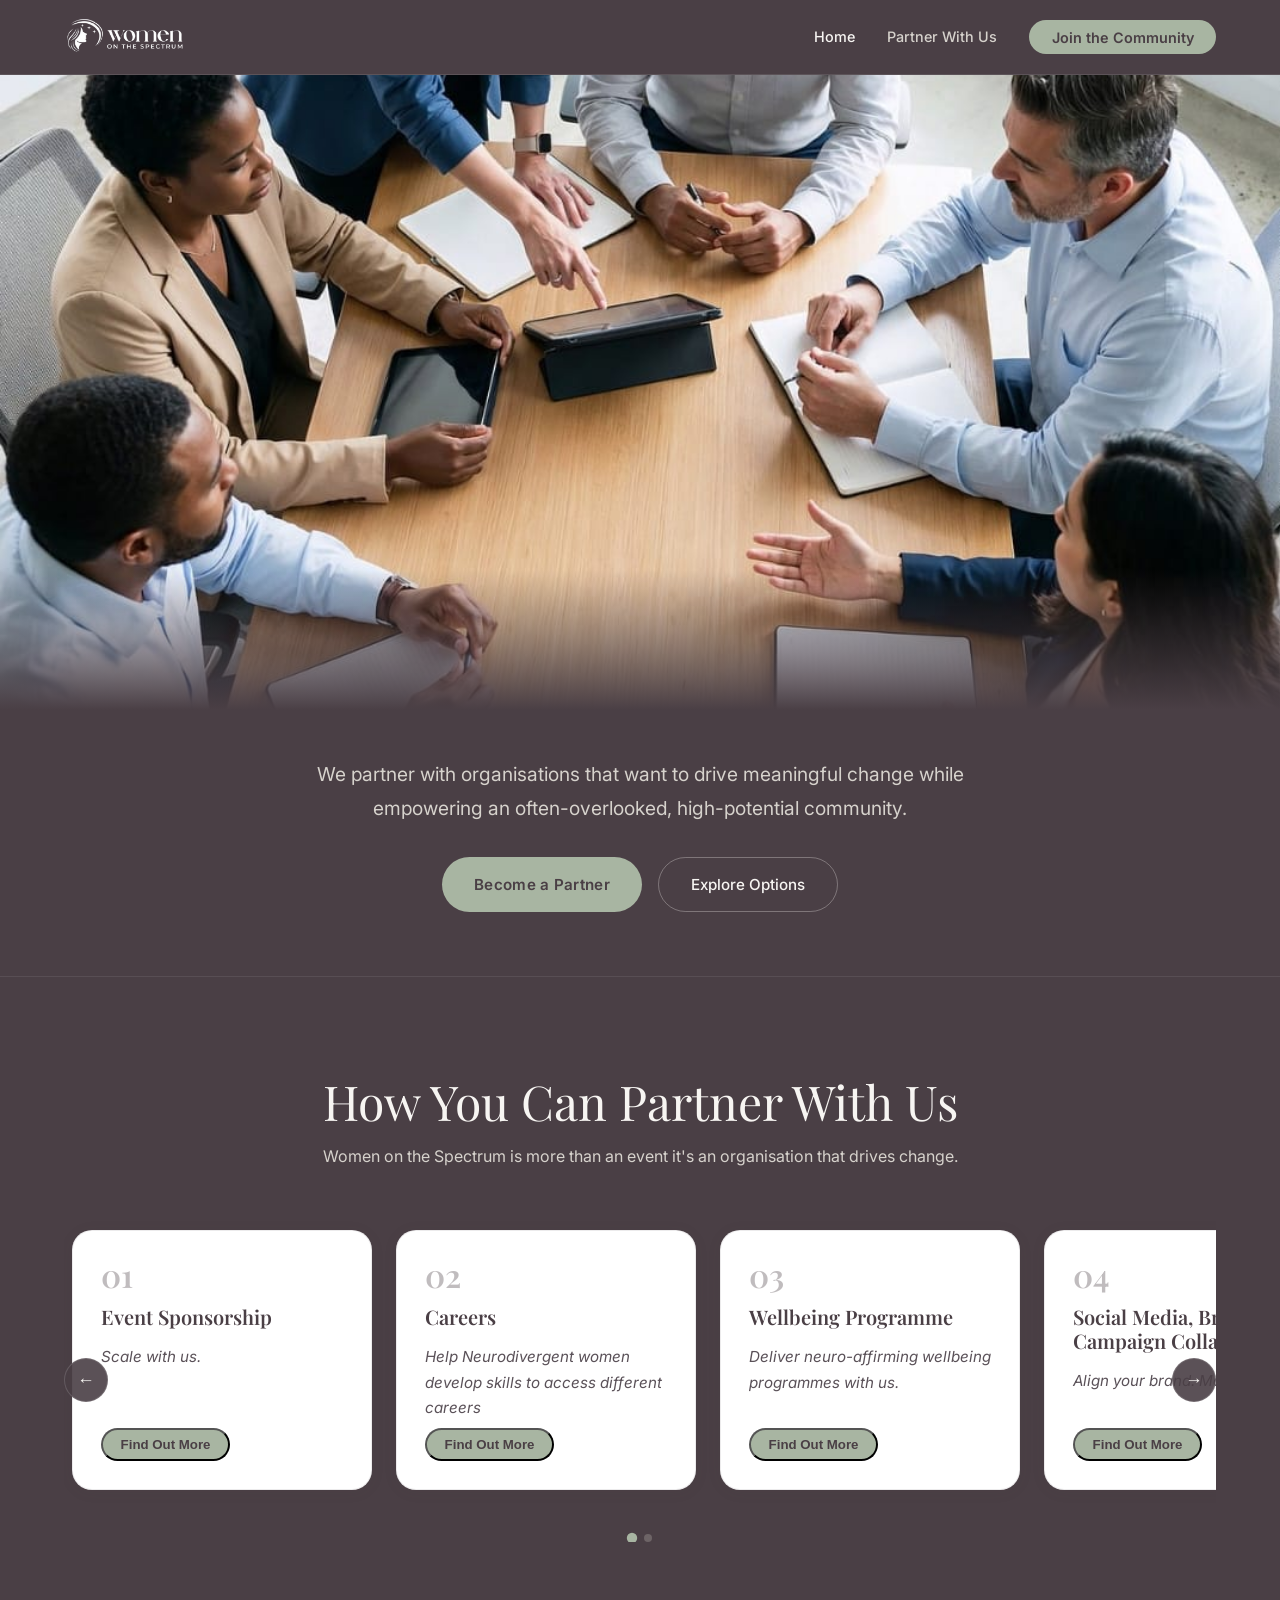
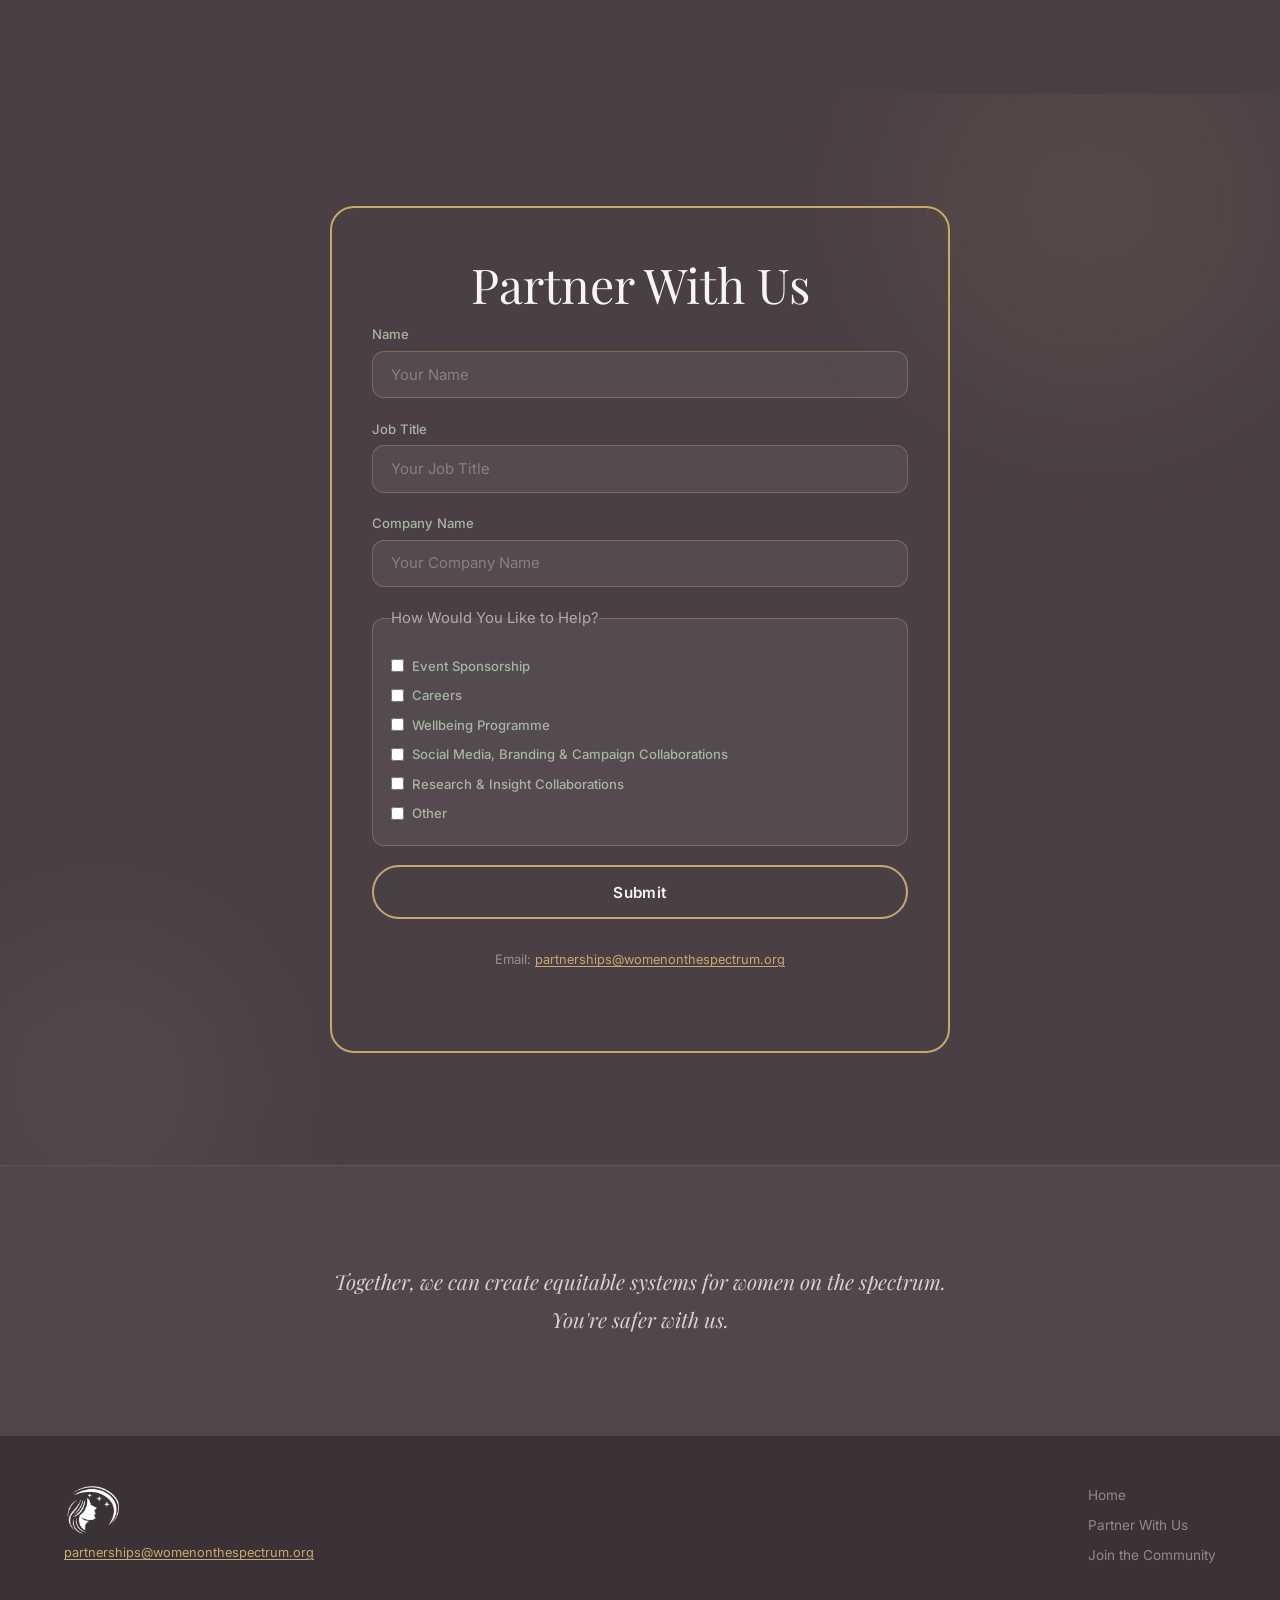
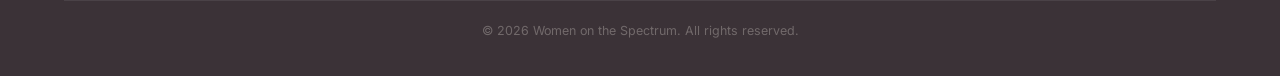
<file: partner.html>
<!DOCTYPE html>
<html lang="en">
<head>
  <meta charset="UTF-8" />
  <meta name="viewport" content="width=device-width, initial-scale=1.0" />
  <title>Partner With Us — Women on the Spectrum</title>
  <link rel="stylesheet" href="styles.css" />
  <link rel="preconnect" href="https://fonts.googleapis.com" />
  <link rel="preconnect" href="https://fonts.gstatic.com" crossorigin />
  <link href="https://fonts.googleapis.com/css2?family=Inter:wght@300;400;500;600;700&family=Playfair+Display:ital,wght@0,400;0,600;1,400&display=swap" rel="stylesheet" />
</head>
<body>

  <!-- NAVBAR -->
  <nav class="navbar" id="navbar">
    <div class="nav-inner">
      <a href="index.html" class="nav-logo"><img src="Logo/Logo_With_Text-removebg-preview%20(1).png" alt="Women on the Spectrum" class="nav-logo-img"></a>
      <ul class="nav-links">
        <li><a href="index.html">Home</a></li>
        <li><a href="partner.html" class="active">Partner With Us</a></li>
        <li><a href="index.html#signup" class="nav-cta">Join the Community</a></li>
      </ul>
      <button class="nav-hamburger" id="navHamburger" aria-label="Open menu">
        <span></span><span></span><span></span>
      </button>
    </div>
    <div class="nav-mobile" id="navMobile">
      <a href="index.html">Home</a>
      <a href="partner.html">Partner With Us</a>
      <a href="index.html#signup">Join the Community</a>
    </div>
  </nav>

  <!-- HERO — image slideshow -->
  <section class="partner-hero-gallery">
    <div class="phg-slide active" style="background-image:url('PartnerWithUs-New/WhatsApp Image 2026-06-22 at 18.05.50.jpeg')"></div>
    <div class="phg-slide" style="background-image:url('PartnerWithUs-New/WhatsApp%20Image%202026-06-13%20at%2014.08.34.jpeg')"></div>
    <div class="phg-slide" style="background-image:url('PartnerWithUs-New/WhatsApp%20Image%202026-06-13%20at%2014.09.12.jpeg')"></div>
    <div class="phg-slide" style="background-image:url('PartnerWithUs-New/WhatsApp%20Image%202026-06-13%20at%2014.08.34%20(1).jpeg')"></div>
    <div class="phg-slide" style="background-image:url('PartnerWithUs-New/WhatsApp%20Image%202026-06-13%20at%2014.08.34%20(2).jpeg')"></div>
    <div class="phg-fade-bottom"></div>
  </section>

  <!-- ═══════════════════════════════════════
       PARTNER INTRO
  ════════════════════════════════════════ -->
  <section class="partner-intro-section">
    <div class="partner-intro-inner reveal-up">
      <p class="partner-intro-text">We partner with organisations that want to drive meaningful change while empowering an often-overlooked, high-potential community.</p>
      <div class="partner-intro-btns">
        <a href="#partner-form" class="btn-primary">Become a Partner</a>
        <a href="#partner-options" class="btn-ghost">Explore Options</a>
      </div>
    </div>
  </section>

  <!-- ═══════════════════════════════════════
       HOW YOU CAN PARTNER WITH US
  ════════════════════════════════════════ -->
  <section class="partner-options-section" id="partner-options">
    <div class="section-header reveal-up">
      <h2>How You Can Partner With Us</h2>
      <p>Women on the Spectrum is more than an event  it's an organisation that drives change.</p>
    </div>

    <div class="style-group reveal-up">
      <div class="carousel-wrapper">
        <div class="carousel-track" id="partnerTrackA">

          <div class="info-card info-light partner-card">
            <span class="card-number">01</span>
            <h3>Event Sponsorship</h3>
            <p class="partner-tagline">Scale with us.</p>
            <button class="card-cta partner-modal-btn">Find Out More</button>
            <div class="partner-full-content" hidden>
              <p>We are expanding Women on the Spectrum across the UK and internationally, creating safe spaces for neurodivergent women to connect, learn, and access opportunities. Organisations with a regional or global presence can partner with us to deliver events in multiple locations, supporting both local communities and wider organisational impact goals.</p>
              <p>Your sponsorship directly increases access for women who would otherwise be excluded, while positioning your organisation as a leader in neurodiversity and gender inclusion.</p>
            </div>
          </div>

          <div class="info-card info-light partner-card">
            <span class="card-number">02</span>
            <h3>Careers</h3>
            <p class="partner-tagline">Help Neurodivergent women develop skills to access different careers</p>
            <button class="card-cta partner-modal-btn">Find Out More</button>
            <div class="partner-full-content" hidden>
              <p>Partner with us to connect directly with neurodivergent women seeking meaningful employment and career progression. We work with organisations to create neuro-friendly pathways into roles, internships, and long-term careers.</p>
              <p>This includes:</p>
              <p>— 6-week career programmes designed to upskill, develop and transform women on the spectrum, ensuring they are ready to pursue the career of their dreams<br>— Inclusive hiring strategy support<br>— Talent pipelines and recruitment access</p>
              <p>This is not just outreach, it's a strategic solution to hiring, retention, and workforce diversity.</p>
            </div>
          </div>

          <div class="info-card info-light partner-card">
            <span class="card-number">03</span>
            <h3>Wellbeing Programme</h3>
            <p class="partner-tagline">Deliver neuro-affirming wellbeing programmes with us.</p>
            <button class="card-cta partner-modal-btn">Find Out More</button>
            <div class="partner-full-content" hidden>
              <p>We collaborate with organisations to deliver neuro-affirming wellbeing programmes, workshops, and resources that support the Women on the Spectrum community.</p>
              <p>From burnout and mental health to workplace accessibility and diagnosis pathways, these programmes are designed to create healthier, more inclusive environments.</p>
              <p>Ideal for organisations looking to strengthen:<br>— Employee health &amp; wellbeing<br>— Productivity, retention, engagement<br>— Neuroinclusion strategies</p>
            </div>
          </div>

          <div class="info-card info-light partner-card">
            <span class="card-number">04</span>
            <h3>Social Media, Branding &amp; Campaign Collaborations</h3>
            <p class="partner-tagline">Align your brand. Make an impact</p>
            <button class="card-cta partner-modal-btn">Find Out More</button>
            <div class="partner-full-content" hidden>
              <p>Partner with us on campaigns, content, and storytelling that centre neurodivergent women's experiences. From awareness campaigns to co-branded initiatives, we create authentic, meaningful visibility which will further support the Women on the Spectrum community.</p>
            </div>
          </div>

          <div class="info-card info-light partner-card">
            <span class="card-number">05</span>
            <h3>Research &amp; Insight Collaborations</h3>
            <p class="partner-tagline">Shape the future with us.</p>
            <button class="card-cta partner-modal-btn">Find Out More</button>
            <div class="partner-full-content" hidden>
              <p>There is a critical lack of data and research focused on neurodivergent women. We partner with organisations, institutions, and funders to develop research, insights, and reports that inform better systems and solutions.</p>
              <p>Areas of focus include:<br>— Employment outcomes<br>— Healthcare access and diagnosis<br>— Education and life pathways</p>
              <p>This is an opportunity to contribute to evidence-based change while positioning your organisation at the forefront of innovation and thought leadership.</p>
            </div>
          </div>

        </div>
        <button class="carousel-btn prev" id="partnerPrevA" aria-label="Previous">&#8592;</button>
        <button class="carousel-btn next" id="partnerNextA" aria-label="Next">&#8594;</button>
        <div class="carousel-dots" id="partnerDotsA"></div>
      </div>
    </div>

  </section>

  <!-- ═══════════════════════════════════════
       PARTNER FORM (gold border — C8A96A)
  ════════════════════════════════════════ -->
  <section class="signup-section partner-form-wrap" id="partner-form">
    <div class="signup-bg">
      <div class="signup-orb s1"></div>
      <div class="signup-orb s2"></div>
    </div>
    <div class="partner-form-inner reveal-up">
      <h2>Partner With Us</h2>
      <form class="partner-form" action="https://formspree.io/f/YOUR_FORM_ID" method="POST">
        <div class="form-group">
          <label for="pname">Name</label>
          <input type="text" id="pname" name="name" placeholder="Your Name" required class="form-input" />
        </div>
        <div class="form-group">
          <label for="job">Job Title</label>
          <input type="text" id="job" name="job_title" placeholder="Your Job Title" required class="form-input" />
        </div>
        <div class="form-group">
          <label for="company">Company Name</label>
          <input type="text" id="company" name="company" placeholder="Your Company Name" required class="form-input" />
        </div>
        <div class="form-group">
          <fieldset class="interest-group" data-required-checkbox-group>
            <legend>How Would You Like to Help?</legend>
            <label class="interest-option">
              <input type="checkbox" name="partnership_type[]" value="Event Sponsorship" />
              <span>Event Sponsorship</span>
            </label>
            <label class="interest-option">
              <input type="checkbox" name="partnership_type[]" value="Careers" />
              <span>Careers</span>
            </label>
            <label class="interest-option">
              <input type="checkbox" name="partnership_type[]" value="Wellbeing Programme" />
              <span>Wellbeing Programme</span>
            </label>
            <label class="interest-option">
              <input type="checkbox" name="partnership_type[]" value="Social Media, Branding & Campaign Collaborations" />
              <span>Social Media, Branding &amp; Campaign Collaborations</span>
            </label>
            <label class="interest-option">
              <input type="checkbox" name="partnership_type[]" value="Research & Insight Collaborations" />
              <span>Research &amp; Insight Collaborations</span>
            </label>
            <label class="interest-option">
              <input type="checkbox" name="partnership_type[]" value="Other" class="interest-other-checkbox" />
              <span>Other</span>
            </label>
            <textarea name="partnership_type_other" class="form-input form-textarea interest-other-box" placeholder="Tell us more…" aria-label="Tell us more about how you'd like to help" hidden></textarea>
          </fieldset>
        </div>
        <button type="submit" class="btn-signup-gold" style="width:100%;">Submit</button>
      </form>
      <p style="margin-top:1.5rem;font-size:.82rem;color:rgba(214,210,204,.55);">
        Email:
        <a href="mailto:partnerships@womenonthespectrum.org" class="footer-email">
          partnerships@womenonthespectrum.org
        </a>
      </p>
    </div>
  </section>

  <!-- CLOSING STATEMENT -->
  <section class="closing-section">
    <div class="closing-inner reveal-up">
      <blockquote class="closing-quote">
        Together, we can create equitable systems for women on the spectrum.<br>You're safer with us.
      </blockquote>
    </div>
  </section>

  <!-- FOOTER -->
  <footer class="footer">
    <div class="footer-inner">
      <div class="footer-brand">
        <img src="Logo/Logo-removebg-preview%20(1).png" alt="Women on the Spectrum" class="footer-logo-img">
        <a href="mailto:partnerships@womenonthespectrum.org" class="footer-email">
          partnerships@womenonthespectrum.org
        </a>
      </div>
      <div class="footer-links">
        <a href="index.html">Home</a>
        <a href="partner.html">Partner With Us</a>
        <a href="index.html#signup">Join the Community</a>
      </div>
    </div>
    <div class="footer-bottom">
      <p>&copy; 2026 Women on the Spectrum. All rights reserved.</p>
    </div>
  </footer>

  <!-- PARTNER CARD MODAL -->
  <div class="partner-modal-overlay" id="partnerModalOverlay">
    <div class="partner-modal-box">
      <button class="partner-modal-close" id="partnerModalClose" aria-label="Close">&times;</button>
      <h2 class="partner-modal-title" id="partnerModalTitle"></h2>
      <div class="partner-modal-body" id="partnerModalBody"></div>
      <button class="btn-signup-gold partner-modal-cta" id="partnerModalCta">Get Started</button>
    </div>
  </div>

  <script src="script.js"></script>
</body>
</html>
</file>
<file: styles.css>
/* ============================================================
   WOMEN ON THE SPECTRUM — STYLES
   ============================================================ */
:root {
  --bg:           #4A3F45;
  --heading:      #F7F5F2;
  --body:         #D6D2CC;
  --accent:       #A8B5A2;
  --gold:         #C8A96A;
  --white:        #FFFFFF;
  --radius:       1.25rem;
  --radius-sm:    .75rem;
  --transition:   0.3s ease;
}

*,*::before,*::after { box-sizing: border-box; margin: 0; padding: 0; }
html { scroll-behavior: smooth; }
body {
  background: #4A3F45;
  color: #D6D2CC;
  font-family: 'Inter', sans-serif;
  font-size: 1rem;
  line-height: 1.7;
  overflow-x: hidden;
}

/* ── TYPOGRAPHY ──────────────────────────── */
h1,h2,h3,h4 { font-family: 'Playfair Display', serif; color: #F7F5F2; line-height: 1.2; }
h1 { font-size: clamp(1.8rem, 4vw, 3.5rem); font-weight: 600; }
h2 { font-size: clamp(1.8rem, 4vw, 3rem); font-weight: 400; margin-bottom: .75rem; }
h3 { font-size: 1.25rem; font-weight: 600; margin-bottom: .5rem; }
p  { color: #D6D2CC; margin-bottom: 1rem; }
em { color: #A8B5A2; font-style: normal; }
a  { color: inherit; text-decoration: none; }

/* ── BUTTONS ─────────────────────────────── */
.btn-primary {
  display: inline-flex; align-items: center;
  padding: .85rem 2rem;
  background: #A8B5A2; color: #4A3F45;
  border: none; border-radius: 100px;
  font-family: 'Inter', sans-serif; font-weight: 600; font-size: .95rem;
  cursor: pointer; transition: var(--transition); letter-spacing: .02em;
}
.btn-primary:hover { background: #F7F5F2; }

.btn-ghost {
  display: inline-flex; align-items: center;
  padding: .85rem 2rem;
  background: transparent; color: #F7F5F2;
  border: 1.5px solid rgba(247,245,242,.3); border-radius: 100px;
  font-family: 'Inter', sans-serif; font-weight: 500; font-size: .95rem;
  cursor: pointer; transition: var(--transition);
}
.btn-ghost:hover { border-color: #F7F5F2; background: rgba(247,245,242,.07); }

/* Gold button — signup & modal only */
.btn-signup-gold {
  display: inline-flex; align-items: center; justify-content: center;
  padding: .95rem 2.2rem;
  background: #4A3F45; color: #F7F5F2;
  border: 2px solid #C8A96A; border-radius: 100px;
  font-family: 'Inter', sans-serif; font-weight: 600; font-size: .95rem;
  cursor: pointer; letter-spacing: .03em; transition: var(--transition);
}
.btn-signup-gold:hover { background: #C8A96A; color: #4A3F45; }

/* ── SECTION COMMON ──────────────────────── */
section { padding: 6rem 5vw; }
.section-header { text-align: center; max-width: 640px; margin: 0 auto 3rem; }

/* ── STYLE GROUP (wraps each A/B/C variant) ─ */
.style-group { margin-bottom: 3.5rem; }
.style-group-label {
  display: inline-block;
  padding: .3rem 1.1rem;
  background: rgba(168,181,162,.15);
  border: 1px solid rgba(168,181,162,.25);
  border-radius: 100px;
  color: #A8B5A2;
  font-size: .78rem; font-weight: 600; letter-spacing: .08em; text-transform: uppercase;
  margin-bottom: 1.25rem;
}

/* ── NAVBAR ──────────────────────────────── */
.navbar {
  position: fixed; top: 0; left: 0; right: 0; z-index: 1000;
  background: #4A3F45;
  border-bottom: 1px solid rgba(255,255,255,.1);
  transition: var(--transition);
}
.navbar.scrolled { background: #3d3339; }
.nav-inner {
  display: flex; align-items: center; justify-content: space-between;
  padding: 1rem 5vw; max-width: 1400px; margin: 0 auto;
}
.nav-logo {
  font-family: 'Playfair Display', serif;
  font-size: 1.15rem; font-weight: 600; color: #F7F5F2;
  display: flex; align-items: center;
}
.nav-logo-img {
  height: 42px;
  width: auto;
  display: block;
}
.nav-links { display: flex; align-items: center; gap: 2rem; list-style: none; }
.nav-links a { color: #F7F5F2; font-size: .9rem; font-weight: 500; transition: color .2s; }
.nav-links a:hover, .nav-links a.active { color: #D6D2CC; }
.nav-cta {
  padding: .55rem 1.4rem;
  background: #A8B5A2 !important; color: #4A3F45 !important;
  border-radius: 100px; font-weight: 600 !important;
  transition: var(--transition) !important;
}
.nav-cta:hover { background: #F7F5F2 !important; }

.nav-hamburger { display: none; flex-direction: column; gap: 5px; background: none; border: none; cursor: pointer; padding: .4rem; }
.nav-hamburger span { display: block; width: 22px; height: 2px; background: #F7F5F2; border-radius: 2px; transition: .3s; }
.nav-mobile { display: none; flex-direction: column; padding: 0 5vw 1rem; gap: .5rem; background: #4A3F45; }
.nav-mobile a { color: #F7F5F2; padding: .6rem 0; border-bottom: 1px solid rgba(255,255,255,.1); font-size: .95rem; }
.nav-mobile.open { display: flex; }

/* ── HERO ────────────────────────────────── */
.hero {
  position: relative;
  width: 100%;
  min-height: 100vh;
  overflow: hidden;
  background: #4A3F45;
}
.hero-slide {
  position: absolute; inset: 0;
  background-size: cover;
  background-position: center;
  background-repeat: no-repeat;
  opacity: 0;
  transition: opacity 1.6s ease;
  z-index: 0;
}
.hero-slide.active { opacity: 1; }
.hero-overlay {
  position: absolute;
  top: 0; left: 0; right: 0; bottom: 0;
  background: rgba(74,63,69,.52);
  z-index: 1;
}
.hero-content {
  position: relative;
  z-index: 2;
  min-height: 100vh;
  width: 100%;
  display: flex;
  flex-direction: column;
  align-items: center;
  justify-content: flex-end;
  text-align: center;
  padding: 120px 5vw 7rem;
  gap: 2rem;
}
.hero-title {
  color: #F7F5F2;
  font-size: clamp(2rem, 5vw, 4.5rem);
  text-shadow: 0 2px 28px rgba(0,0,0,.65);
  max-width: 820px;
  width: 100%;
}
.hero-sub {
  color: rgba(247,245,242,.88);
  font-size: clamp(1rem, 2vw, 1.25rem);
  font-family: 'Inter', sans-serif;
  font-weight: 400;
  letter-spacing: .01em;
  text-shadow: 0 1px 10px rgba(0,0,0,.5);
  margin: 0;
}
.hero-slogan {
  color: #A8B5A2;
  font-size: clamp(.95rem, 1.8vw, 1.15rem);
  font-family: 'Playfair Display', serif;
  font-style: italic;
  letter-spacing: .03em;
  text-shadow: 0 1px 10px rgba(0,0,0,.5);
  margin: 0;
}

/* ── PARTNER INTRO ───────────────────────── */
.partner-intro-section {
  background: #4A3F45;
  padding: 3rem 5vw 4rem;
  border-bottom: 1px solid rgba(255,255,255,.08);
}
.partner-intro-inner {
  max-width: 680px;
  margin: 0 auto;
  text-align: center;
  display: flex;
  flex-direction: column;
  align-items: center;
  gap: 2rem;
}
.partner-intro-text {
  font-size: clamp(1rem, 2vw, 1.2rem);
  color: #D6D2CC;
  line-height: 1.75;
  margin: 0;
}
.partner-intro-btns {
  display: flex;
  gap: 1rem;
  flex-wrap: wrap;
  justify-content: center;
}

/* ── SCROLL REVEALS ──────────────────────── */
.reveal-up   { opacity: 0; transform: translateY(36px); transition: opacity .6s ease, transform .6s ease; }
.reveal-up.visible   { opacity: 1; transform: translateY(0); }
.quote-line {
  font-size: clamp(1.05rem, 2.5vw, 1.45rem);
  font-family: 'Playfair Display', serif; color: #D6D2CC;
  opacity: 0; transform: translateY(22px);
  transition: opacity .75s ease, transform .75s ease;
  text-align: center;
}
.quote-line.visible { opacity: 1; transform: translateY(0); }

/* ── CAROUSEL ────────────────────────────── */
.carousel-wrapper { position: relative; overflow: hidden; }
.carousel-track {
  display: flex; gap: 1.5rem; padding: .75rem .5rem 2rem;
  transition: transform .45s cubic-bezier(.4,0,.2,1);
  will-change: transform;
}
.carousel-btn {
  position: absolute; top: 50%; transform: translateY(-50%);
  width: 44px; height: 44px;
  background: rgba(74,63,69,.9);
  border: 1px solid rgba(255,255,255,.15);
  border-radius: 50%; color: #F7F5F2; font-size: 1.1rem;
  cursor: pointer; z-index: 10; transition: var(--transition);
  display: flex; align-items: center; justify-content: center;
}
.carousel-btn:hover { background: #A8B5A2; color: #4A3F45; }
.carousel-btn.prev { left: 0; }
.carousel-btn.next { right: 0; }
.carousel-dots { display: flex; justify-content: center; gap: .45rem; margin-top: .75rem; }
.carousel-dot {
  width: 8px; height: 8px; border-radius: 50%;
  background: rgba(214,210,204,.25); cursor: pointer; transition: background .25s, transform .25s;
  border: none;
}
.carousel-dot.active { background: #A8B5A2; transform: scale(1.3); }

/* ── INFO CARDS — Style A & B (no hover) ─── */
.info-card {
  min-width: 300px; max-width: 300px; flex-shrink: 0;
  border-radius: var(--radius); padding: 1.75rem;
  display: flex; flex-direction: column; gap: .4rem;
  position: relative;
}

/* Style A — #FFFFFF bg, #4A3F45 text */
.info-light {
  background-color: #FFFFFF;
  border: 1px solid rgba(74,63,69,.1);
  box-shadow: 0 2px 14px rgba(74,63,69,.08);
}
.info-light h3  { color: #4A3F45; }
.info-light p   { color: #5a5158; }
.info-light .info-num { color: #9e929a; }

/* Style B — #A8B5A2 bg, #F7F5F2 text */
.info-green {
  background-color: #A8B5A2;
  border: 1px solid rgba(255,255,255,.15);
}
.info-green h3  { color: #F7F5F2; }
.info-green p   { color: rgba(247,245,242,.88); }
.info-green .info-num { color: rgba(247,245,242,.45); }

.info-num { font-size: 2rem; font-family: 'Playfair Display', serif; font-weight: 600; line-height: 1; }

/* card CTA buttons */
.card-cta {
  display: inline-block; padding: .45rem 1.1rem;
  background: #A8B5A2; color: #4A3F45;
  border-radius: 100px; font-size: .83rem; font-weight: 600; transition: var(--transition);
  margin-top: auto;
}
.card-cta:hover { background: #4A3F45; color: #F7F5F2; }
.card-cta-on-green { background: #4A3F45; color: #F7F5F2; }
.card-cta-on-green:hover { background: #F7F5F2; color: #4A3F45; }

/* ── STYLE C — Image Cards (ic-card) ─────── */
.ic-card {
  position: relative;
  min-width: 300px; max-width: 300px; flex-shrink: 0;
  height: 380px;
  border-radius: var(--radius);
  overflow: hidden;
  cursor: pointer;
  background-color: var(--ph, #4A3F45);
}

/* Image in normal flow — card height + overflow:hidden do the clipping */
.ic-img {
  width: 100%;
  height: 100%;
  object-fit: cover;
  object-position: center;
  display: block;
  transition: transform .5s cubic-bezier(.4,0,.2,1);
}

/* Ken Burns on hover */
@media (hover: hover) {
  .ic-card:hover .ic-img { transform: scale(1.06); }
}

/* Gradient so title stays legible at rest */
.ic-card::after {
  content: '';
  position: absolute; inset: 0;
  background: linear-gradient(
    to top,
    rgba(0,0,0,.68) 0%,
    rgba(0,0,0,.12) 50%,
    transparent 70%
  );
  z-index: 1;
  pointer-events: none;
}

/* Title — pinned to bottom, always visible */
.ic-title-bar {
  position: absolute; bottom: 0; left: 0; right: 0;
  padding: 1.4rem 1.5rem;
  z-index: 3;
  transition: opacity .3s ease, transform .4s cubic-bezier(.4,0,.2,1);
}
.ic-title-bar h3 {
  color: #F7F5F2;
  font-size: 1.15rem;
  margin: 0;
  text-shadow: 0 2px 10px rgba(0,0,0,.7);
}

/* Full-card overlay — slides up from bottom on hover/tap */
.ic-hover {
  position: absolute; inset: 0;
  background: #F0EBE3;
  display: flex; flex-direction: column; justify-content: center;
  padding: 2rem 1.75rem;
  gap: .9rem;
  transform: translateY(100%);
  transition: transform .42s cubic-bezier(.4,0,.2,1);
  z-index: 4;
}
.ic-hover h3 {
  color: #4A3F45;
  font-size: 1.2rem;
  margin: 0;
}
.ic-hover p {
  color: #5a5158;
  font-size: .87rem;
  line-height: 1.65;
  margin: 0;
}
.ic-hover .card-cta {
  align-self: flex-start;
  background: #4A3F45;
  color: #F7F5F2;
}
.ic-hover .card-cta:hover {
  background: #A8B5A2;
  color: #4A3F45;
}

/* Placeholder cards (no image yet) */
.ic-placeholder { background-color: var(--ph, #4d6b68); }

/* Desktop hover */
@media (hover: hover) {
  .ic-card:hover .ic-hover    { transform: translateY(0); }
  .ic-card:hover .ic-title-bar { opacity: 0; transform: translateY(8px); }
}

/* Mobile tap-to-expand */
@media (hover: none) {
  .ic-card.expanded .ic-hover    { transform: translateY(0); }
  .ic-card.expanded .ic-title-bar { opacity: 0; }
}

/* How We Help — info card always visible, no hover animation */
.how-section .ic-hover {
  transform: translateY(0);
  transition: none;
}
.how-section .ic-title-bar { display: none; }
.how-section .ic-img { transition: none; }
.how-section .ic-card:hover .ic-img { transform: none; }

/* ── SECTIONS ────────────────────────────── */
.services-section { padding-bottom: 2rem; }
.quotes-section {
  background: #4A3F45;
  border-top: 1px solid rgba(255,255,255,.08);
  border-bottom: 1px solid rgba(255,255,255,.08);
  padding: 0;
}

/* Image carousel */
.quotes-img-carousel {
  position: relative;
  width: 100%;
  height: 55vh;
  min-height: 320px;
  overflow: hidden;
}
.qic-slide {
  position: absolute; inset: 0;
  background-size: cover;
  background-position: center;
  opacity: 0;
  transition: opacity 1.4s ease;
}
.qic-slide.active { opacity: 1; }
.qic-overlay {
  position: absolute; inset: 0;
  background: rgba(74,63,69,.35);
  pointer-events: none;
}

/* Text quotes carousel */
.quotes-text-carousel {
  position: relative;
  padding: 3.5rem 5vw;
  min-height: 130px;
  display: flex;
  align-items: center;
  justify-content: center;
  overflow: hidden;
}
.qtc-slide {
  position: absolute;
  font-family: 'Playfair Display', serif;
  font-size: clamp(1.3rem, 3vw, 2rem);
  font-style: italic;
  color: #F7F5F2;
  text-align: center;
  max-width: 700px;
  width: 100%;
  padding: 0 2rem;
  opacity: 0;
  transform: translateY(12px);
  transition: opacity .7s ease, transform .7s ease;
  pointer-events: none;
}
.qtc-slide.active {
  opacity: 1;
  transform: translateY(0);
  pointer-events: auto;
}

.why-section  { background: #4A3F45; }
.how-section  { background: rgba(168,181,162,.05); border-top: 1px solid rgba(255,255,255,.08); }

/* ── SIGNUP SECTION (gold border — C8A96A) ── */
.signup-section { position: relative; overflow: hidden; padding: 7rem 5vw; background: #4A3F45; }
.signup-bg { position: absolute; inset: 0; z-index: 0; }
.signup-orb { position: absolute; border-radius: 50%; }
.s1 { width: 380px; height: 380px; background: rgba(200,169,106,.09); top: -80px; right: 0; filter: blur(70px); }
.s2 { width: 280px; height: 280px; background: rgba(168,181,162,.09); bottom: -60px; left: -40px; filter: blur(70px); }
.signup-inner {
  position: relative; z-index: 1; max-width: 620px; margin: 0 auto; text-align: center;
  border: 2px solid #C8A96A; border-radius: 1.5rem; padding: 3rem 2.5rem;
}
.signup-inner h2 { margin-bottom: 1.5rem; }

.signup-form { display: flex; flex-direction: column; gap: 1rem; }
.form-row { display: grid; grid-template-columns: 1fr 1fr; gap: 1rem; }

.form-input {
  width: 100%; padding: .85rem 1.15rem;
  background: rgba(255,255,255,.06);
  border: 1.5px solid rgba(200,169,106,.35);
  border-radius: var(--radius-sm);
  color: #F7F5F2; font-family: 'Inter', sans-serif; font-size: .93rem;
  transition: border-color .2s; outline: none;
}
.form-input::placeholder { color: rgba(214,210,204,.4); }
.form-input:focus { border-color: #C8A96A; box-shadow: 0 0 0 3px rgba(200,169,106,.15); }
.form-select { cursor: pointer; }
.form-select option { background: #4A3F45; color: #F7F5F2; }
.interest-group {
  width: 100%; padding: .85rem 1.15rem;
  background: rgba(255,255,255,.06);
  border: 1.5px solid rgba(200,169,106,.35);
  border-radius: var(--radius-sm);
  color: #F7F5F2; font-family: 'Inter', sans-serif; font-size: .93rem;
}
.interest-group:focus-within { border-color: #C8A96A; box-shadow: 0 0 0 3px rgba(200,169,106,.15); }
.interest-group legend { color: rgba(214,210,204,.72); margin-bottom: .6rem; text-align: left; }
.interest-option {
  display: flex; align-items: center; gap: .5rem;
  cursor: pointer; margin-bottom: .45rem; text-align: left;
}
.interest-option:last-child { margin-bottom: 0; }
.interest-option input { accent-color: #C8A96A; }
.form-textarea { resize: vertical; min-height: 95px; }
.interest-other-box { margin-top: .6rem; min-height: 60px; }
.form-group { display: flex; flex-direction: column; gap: .35rem; }
.form-group label { font-size: .82rem; color: #A8B5A2; font-weight: 500; text-align: left; }

/* ── CLOSING SECTION ─────────────────────── */
.closing-section {
  background: rgba(168,181,162,.06);
  border-top: 1px solid rgba(255,255,255,.08);
  padding: 6rem 5vw;
}
.closing-inner { max-width: 740px; margin: 0 auto; text-align: center; }
.closing-quote {
  font-family: 'Playfair Display', serif;
  font-size: clamp(1rem, 2.2vw, 1.3rem);
  font-weight: 400; font-style: italic;
  color: #D6D2CC; line-height: 1.85;
  border: none; padding: 0;
}

/* ── MODAL (gold border — C8A96A) ────────── */
.modal-overlay {
  position: fixed; inset: 0; z-index: 2000;
  background: rgba(30,22,26,.72);
  display: flex; align-items: center; justify-content: center; padding: 2rem;
  opacity: 0; pointer-events: none; transition: opacity .3s ease;
}
.modal-overlay.open { opacity: 1; pointer-events: all; }
.modal-box {
  background: #4A3F45;
  border: 2px solid #C8A96A;
  border-radius: 1.5rem;
  padding: 2.5rem 2.5rem 3rem;
  max-width: 460px; width: 100%; position: relative;
  box-shadow: 0 24px 60px rgba(0,0,0,.45);
  transform: translateY(18px); transition: transform .3s ease;
}
.modal-overlay.open .modal-box { transform: translateY(0); }
.modal-box h2 { color: #F7F5F2; margin-bottom: 1.5rem; }
.modal-close {
  position: absolute; top: 1.1rem; right: 1.3rem;
  background: none; border: none; color: #F7F5F2; font-size: 1.5rem;
  cursor: pointer; line-height: 1; transition: color .2s;
}
.modal-close:hover { color: #D6D2CC; }
.modal-form { flex-direction: column !important; gap: .9rem !important; }

/* ── FOOTER ──────────────────────────────── */
.footer {
  background: rgba(0,0,0,.2);
  border-top: 1px solid rgba(255,255,255,.08);
  padding: 3rem 5vw 0;
}
.footer-inner {
  display: flex; justify-content: space-between; align-items: flex-start;
  max-width: 1200px; margin: 0 auto; flex-wrap: wrap; gap: 2rem; padding-bottom: 2rem;
}
.footer-logo { font-family: 'Playfair Display', serif; font-size: 1.05rem; color: #F7F5F2; display: block; }
.footer-logo-img { height: 52px; width: auto; display: block; }
.footer-email { display: inline-block; margin-top: .4rem; color: #C8A96A; font-size: .8rem; text-decoration: underline; text-underline-offset: 2px; transition: opacity .2s; }
.footer-email:hover { opacity: .75; }
.footer-links { display: flex; flex-direction: column; gap: .45rem; }
.footer-links a { color: rgba(214,210,204,.55); font-size: .85rem; transition: color .2s; }
.footer-links a:hover { color: #F7F5F2; }
.footer-bottom { border-top: 1px solid rgba(255,255,255,.08); padding: 1.2rem 0; text-align: center; max-width: 1200px; margin: 0 auto; }
.footer-bottom p { font-size: .78rem; color: rgba(214,210,204,.35); }

/* ── PARTNER CARDS — compact with modal ──── */
.partner-card {
  min-height: 220px;
  justify-content: space-between;
}
.partner-tagline {
  color: rgba(74,63,69,.65);
  font-style: italic;
  font-size: .95rem;
  flex-grow: 1;
  margin: 0;
}
.card-number {
  display: block;
  font-family: 'Playfair Display', serif;
  font-size: 2rem;
  font-weight: 600;
  color: rgba(74,63,69,.35);
  line-height: 1;
  margin-bottom: .5rem;
}
.partner-modal-btn { align-self: flex-start; margin-top: auto; }

/* Partner modal */
.partner-modal-overlay {
  position: fixed; inset: 0; z-index: 3000;
  background: rgba(20,14,18,.78);
  display: flex; align-items: center; justify-content: center;
  padding: 2rem;
  opacity: 0; pointer-events: none;
  transition: opacity .3s ease;
}
.partner-modal-overlay.open { opacity: 1; pointer-events: all; }
.partner-modal-box {
  background: #4A3F45;
  border: 2px solid #C8A96A;
  border-radius: 1.5rem;
  padding: 2.5rem 2.5rem 2.75rem;
  max-width: 620px; width: 100%;
  max-height: 82vh; overflow-y: auto;
  position: relative;
  box-shadow: 0 28px 70px rgba(0,0,0,.5);
  transform: translateY(20px);
  transition: transform .35s cubic-bezier(.4,0,.2,1);
}
.partner-modal-overlay.open .partner-modal-box { transform: translateY(0); }
.partner-modal-close {
  position: absolute; top: 1.1rem; right: 1.3rem;
  background: none; border: none;
  color: #D6D2CC; font-size: 1.6rem;
  cursor: pointer; line-height: 1; transition: color .2s;
}
.partner-modal-close:hover { color: #F7F5F2; }
.partner-modal-title {
  color: #F7F5F2;
  font-size: clamp(1.2rem, 2.5vw, 1.6rem);
  margin-bottom: 1.5rem;
  padding-right: 2rem;
}
.partner-modal-body p {
  color: rgba(247,245,242,.82);
  font-size: .92rem;
  line-height: 1.75;
  margin-bottom: 1rem;
}
.partner-modal-body p:last-child { margin-bottom: 0; }
.partner-modal-cta { margin-top: 2rem; }

/* ── PARTNER PAGE ────────────────────────── */
.partner-options-section { background: #4A3F45; }

/* Partner hero — image slideshow */
.partner-hero-gallery {
  position: relative;
  height: 72vh;
  min-height: 420px;
  overflow: hidden;
  background: #4A3F45;
  margin-top: 62px; /* clear fixed navbar */
}
.phg-slide {
  position: absolute; inset: 0;
  background-size: cover;
  background-position: center;
  opacity: 0;
  transition: opacity 1.4s ease;
}
.phg-slide.active { opacity: 1; }
.phg-fade-bottom {
  position: absolute; bottom: 0; left: 0; right: 0;
  height: 140px;
  background: linear-gradient(to bottom, transparent 0%, #4A3F45 100%);
  z-index: 2;
  pointer-events: none;
}

.partner-form { display: flex; flex-direction: column; gap: 1.2rem; text-align: left; }
.partner-form-wrap { background: #4A3F45; }
.partner-form-inner {
  position: relative; z-index: 1; max-width: 620px; margin: 0 auto; text-align: center;
  border: 2px solid #C8A96A; border-radius: 1.5rem; padding: 3rem 2.5rem;
}
.partner-form-inner h2 { margin-bottom: .6rem; }
.partner-form-inner > p { margin-bottom: 2rem; }

/* ── RESPONSIVE ──────────────────────────── */
@media (max-width: 768px) {
  .nav-links { display: none; }
  .nav-hamburger { display: flex; }
  .form-row { grid-template-columns: 1fr; }
  .carousel-btn { width: 36px; height: 36px; font-size: 1rem; }
  .signup-inner { padding: 2rem 1.5rem; }
  .partner-form-inner { padding: 2rem 1.5rem; }
}
@media (max-width: 480px) {
  .hero-actions { flex-direction: column; align-items: center; }
}

/* ── SCROLLBAR ───────────────────────────── */
::-webkit-scrollbar { width: 5px; }
::-webkit-scrollbar-track { background: #4A3F45; }
::-webkit-scrollbar-thumb { background: rgba(168,181,162,.3); border-radius: 3px; }
::-webkit-scrollbar-thumb:hover { background: #A8B5A2; }
</file>
